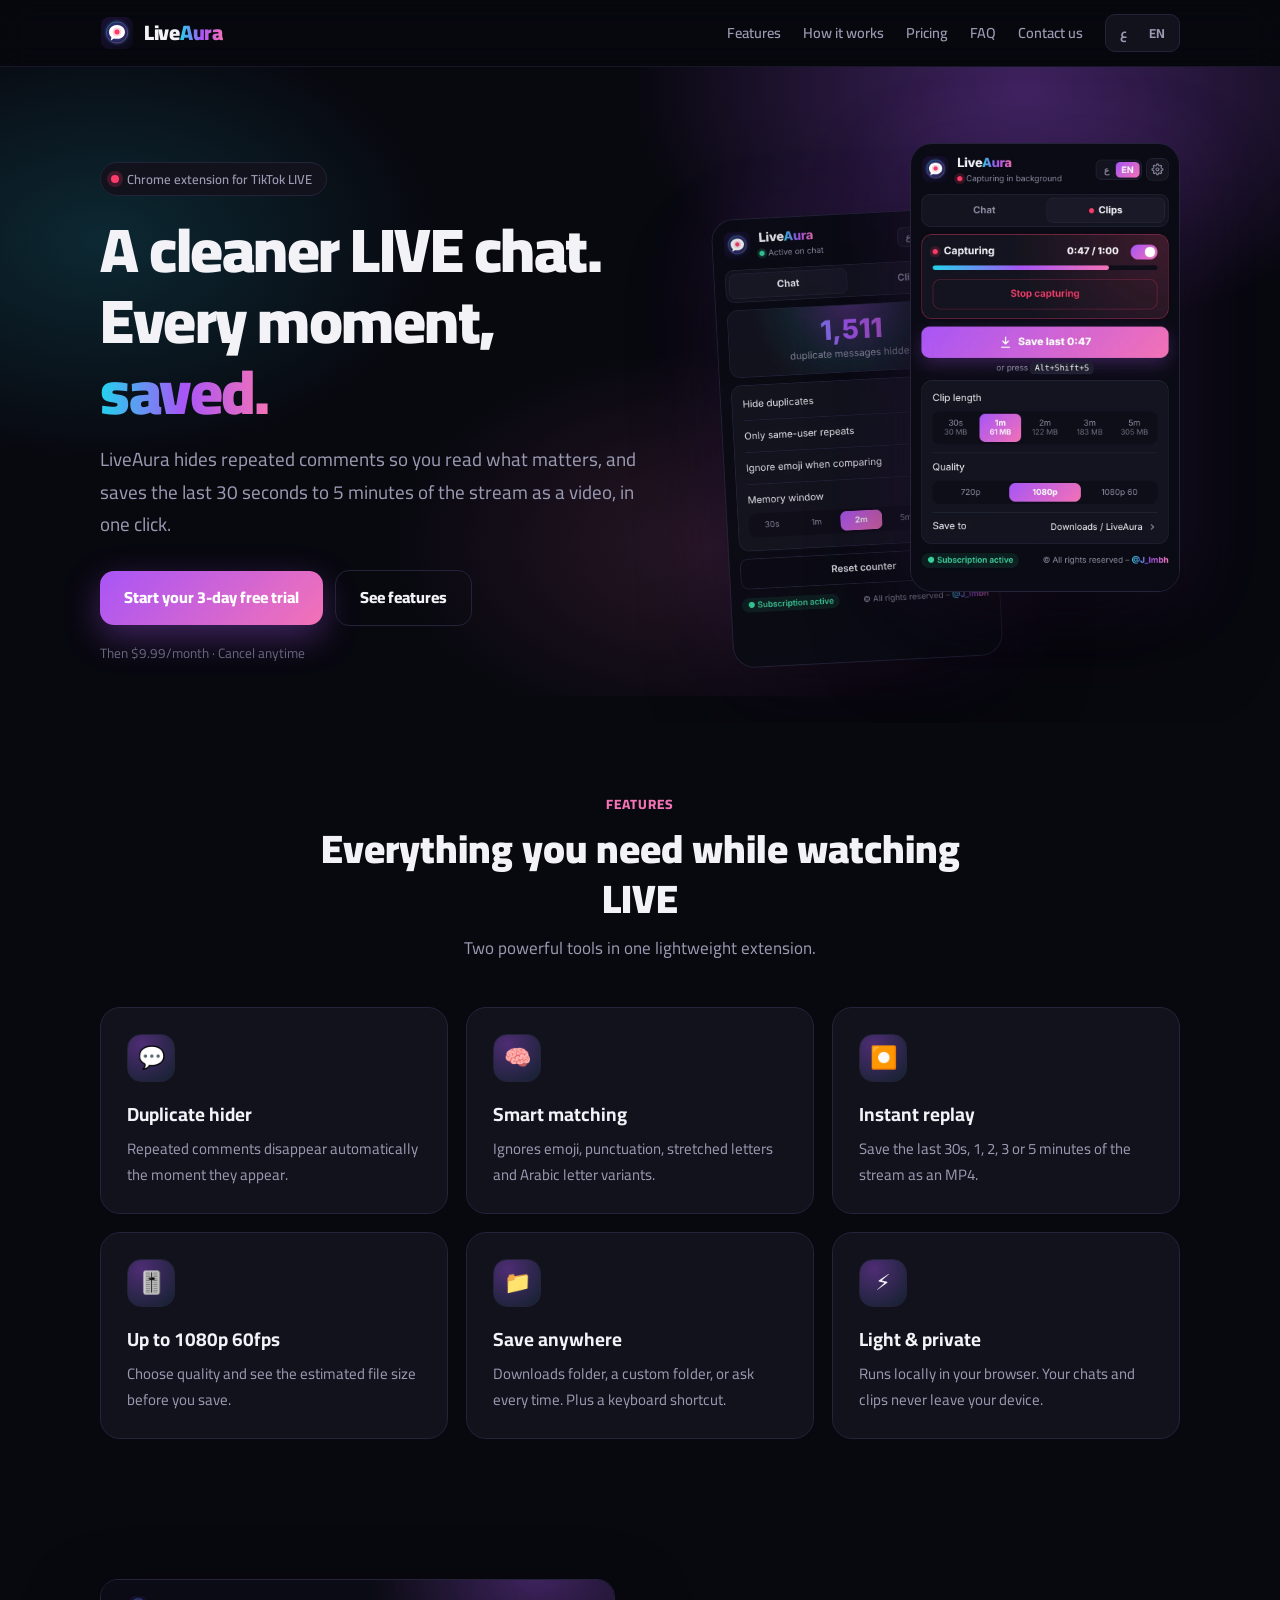
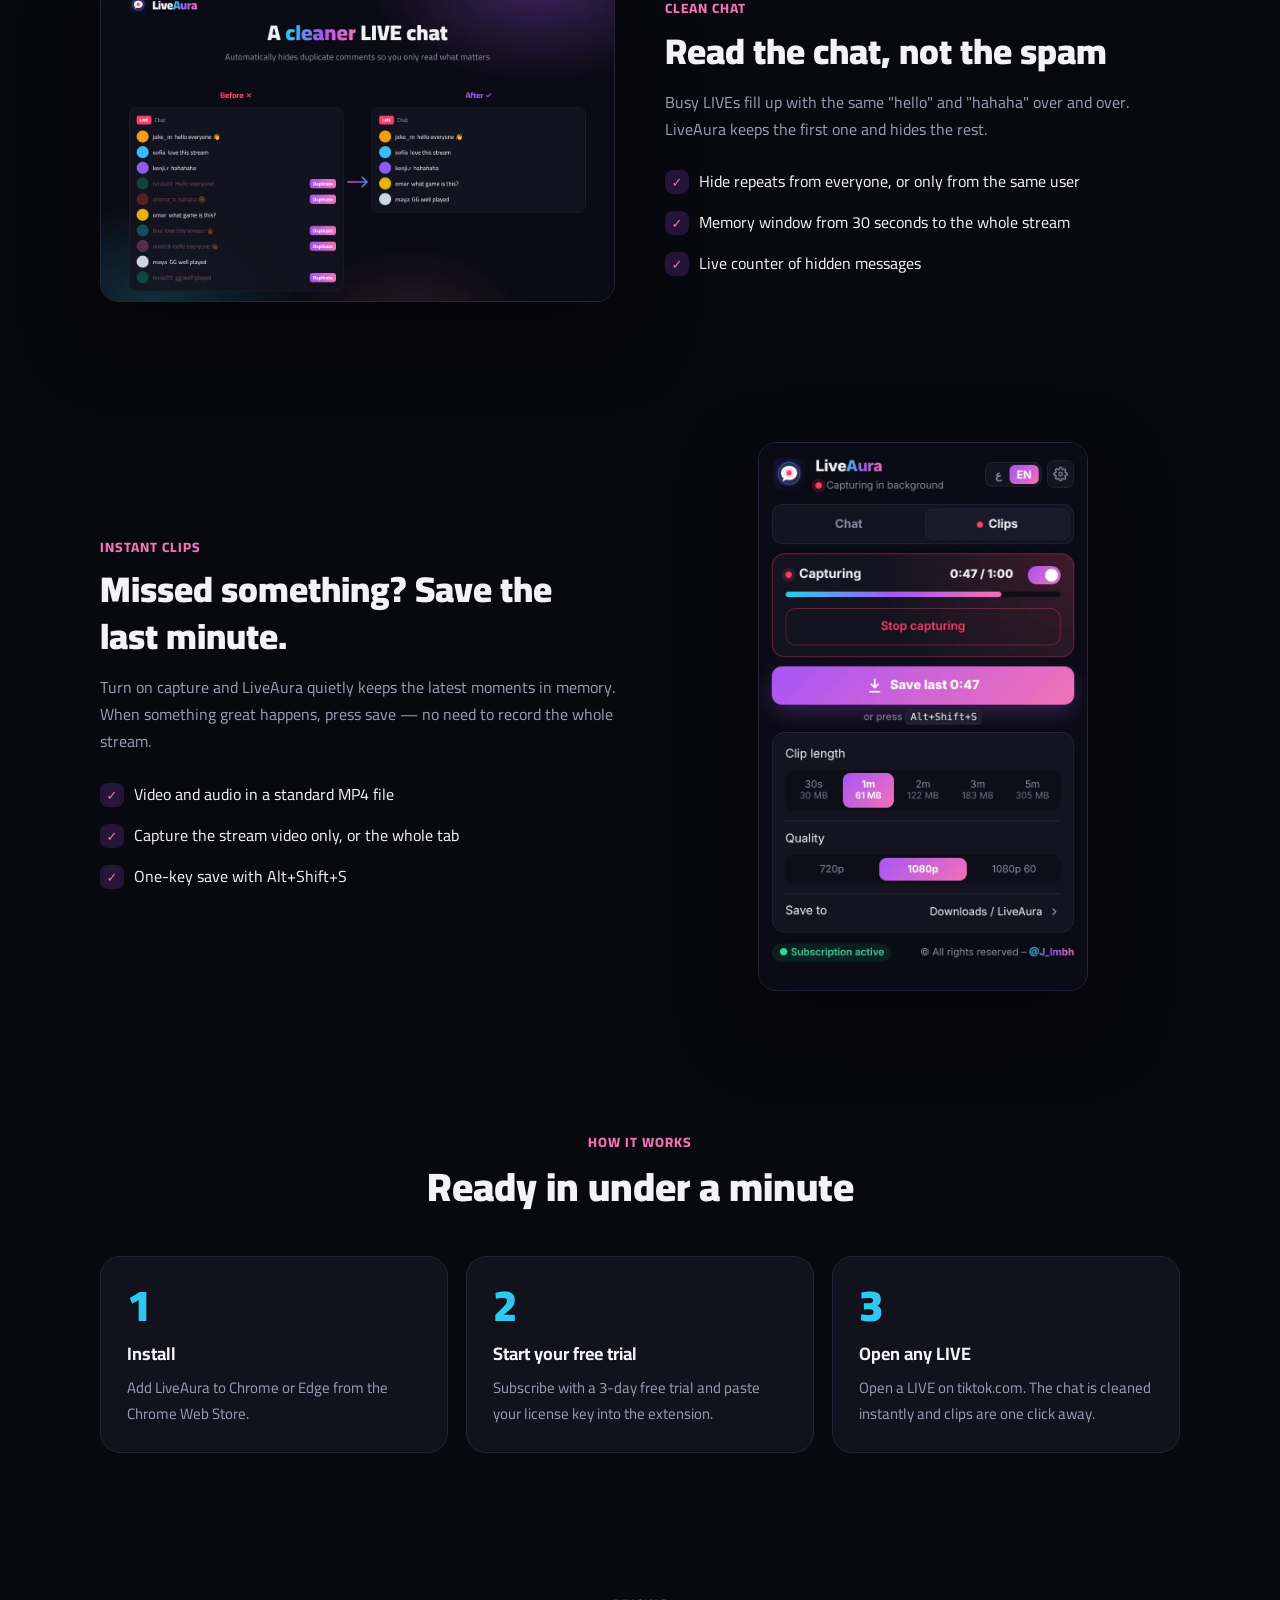
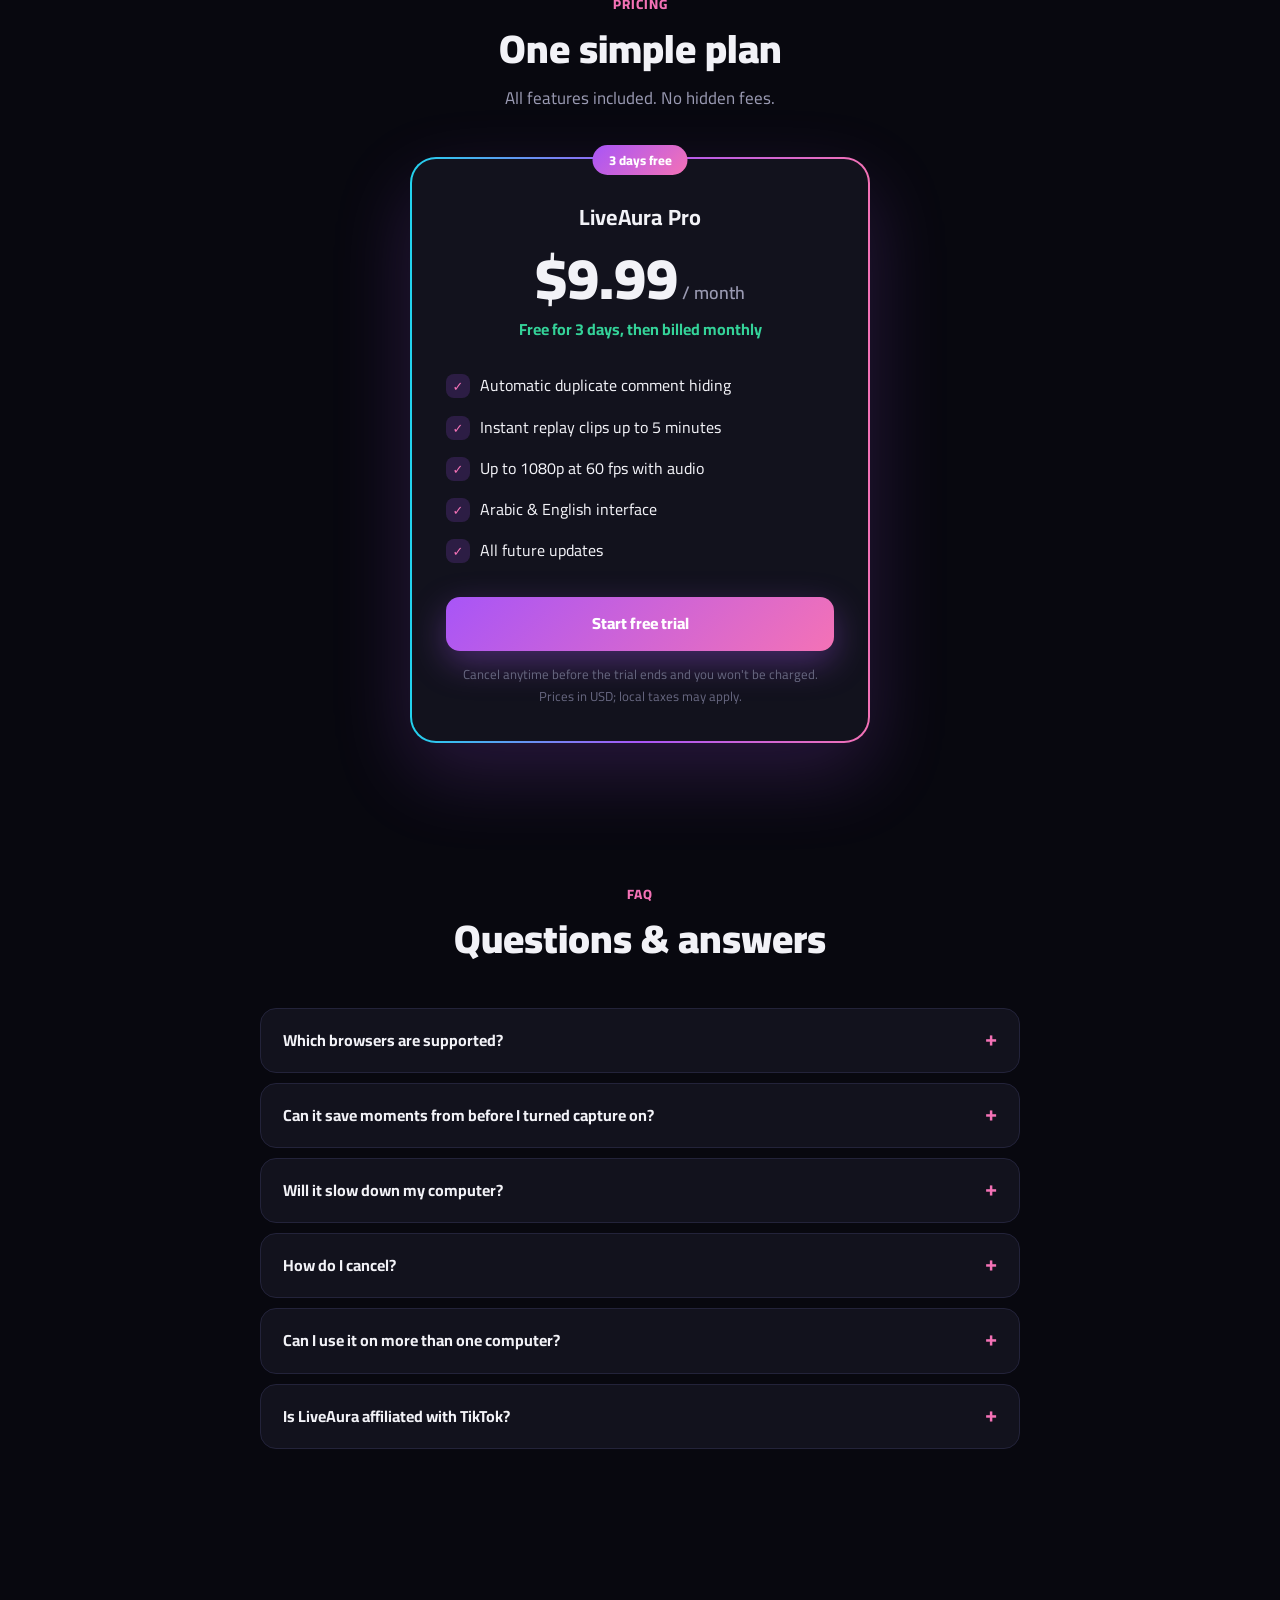
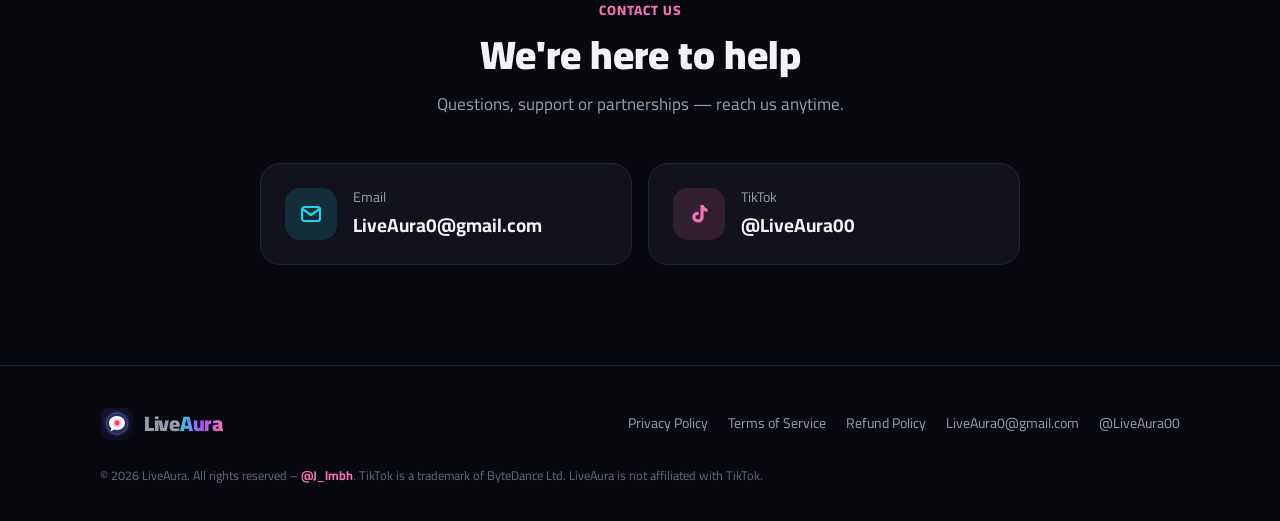
<file: index.html>
<!doctype html>
<html lang="en" dir="ltr">
<head>
<meta charset="utf-8">
<meta name="viewport" content="width=device-width, initial-scale=1">
<title>LiveAura – Clean Chat & Instant Clips for TikTok LIVE</title>
<meta name="title-en" content="LiveAura – Clean Chat & Instant Clips for TikTok LIVE">
<meta name="title-ar" content="LiveAura – دردشة أنظف ولقطات فورية لبث تيك توك">
<meta name="description" content="LiveAura is a Chrome extension that hides duplicate comments in TikTok LIVE chat and saves the last moments of a stream as a video clip in one click.">
<meta property="og:title" content="LiveAura – Clean Chat & Instant Clips for TikTok LIVE">
<meta property="og:description" content="Hide duplicate comments and save the last 30s–5min of any LIVE as a video. Free trial included.">
<meta property="og:image" content="chat-en.webp">
<link rel="icon" href="icon.svg" type="image/svg+xml">
<link rel="preconnect" href="https://fonts.googleapis.com">
<link rel="preconnect" href="https://fonts.gstatic.com" crossorigin>
<link href="https://fonts.googleapis.com/css2?family=Cairo:wght@400;600;700;800;900&display=swap" rel="stylesheet">
<link rel="stylesheet" href="style.css">
<script src="site.js"></script>
</head>
<body>

<header class="nav">
  <div class="wrap">
    <a class="logo" href="./"><img src="icon.svg" alt=""><b>Live<span class="grad">Aura</span></b></a>
    <nav>
      <a href="#features"><span data-l="en">Features</span><span data-l="ar">المميزات</span></a>
      <a href="#how"><span data-l="en">How it works</span><span data-l="ar">طريقة العمل</span></a>
      <a href="#pricing"><span data-l="en">Pricing</span><span data-l="ar">الأسعار</span></a>
      <a href="#faq"><span data-l="en">FAQ</span><span data-l="ar">الأسئلة</span></a>
      <a href="#contact"><span data-l="en">Contact us</span><span data-l="ar">تواصل معنا</span></a>
    </nav>
    <div class="langs"><button data-lang-btn="ar">ع</button><button data-lang-btn="en">EN</button></div>
  </div>
</header>

<!-- HERO -->
<div class="hero">
  <div class="wrap">
    <div>
      <span class="badge"><i></i><span data-l="en">Chrome extension for TikTok LIVE</span><span data-l="ar">إضافة كروم لبث تيك توك المباشر</span></span>
      <h1>
        <span data-l="en">A cleaner LIVE chat.<br>Every moment, <span class="grad">saved.</span></span>
        <span data-l="ar">دردشة أنظف.<br>وكل لحظة <span class="grad">محفوظة.</span></span>
      </h1>
      <p class="lead">
        <span data-l="en">LiveAura hides repeated comments so you read what matters, and saves the last 30 seconds to 5 minutes of the stream as a video, in one click.</span>
        <span data-l="ar">LiveAura يخفي التعليقات المكررة عشان تقرأ اللي يهمك، ويحفظ آخر 30 ثانية إلى 5 دقائق من البث كمقطع فيديو بضغطة وحدة.</span>
      </p>
      <div class="cta">
        <a class="btn primary" href="#pricing" data-cta>
          <span data-l="en">Start your <span data-trial></span>-day free trial</span>
          <span data-l="ar">ابدأ <span data-trial></span> أيام مجاناً</span>
        </a>
        <a class="btn ghost" href="#features"><span data-l="en">See features</span><span data-l="ar">شوف المميزات</span></a>
        <small>
          <span data-l="en">Then <span data-price></span>/month · Cancel anytime</span>
          <span data-l="ar">بعدها <span class="ltr" data-price></span> شهرياً · تقدر تلغي وقت ما تبي</span>
        </small>
      </div>
    </div>
    <div class="shots">
      <img class="b" data-l="en" src="pop-chat-en.webp" alt="LiveAura chat panel">
      <img class="a" data-l="en" src="pop-rec-en.webp" alt="LiveAura clip recording panel">
      <img class="b" data-l="ar" src="pop-chat-ar.webp" alt="لوحة الدردشة في LiveAura">
      <img class="a" data-l="ar" src="pop-rec-ar.webp" alt="لوحة التسجيل في LiveAura">
    </div>
  </div>
</div>

<!-- FEATURES -->
<section id="features">
  <div class="wrap">
    <div class="sec-head">
      <span class="kicker"><span data-l="en">Features</span><span data-l="ar">المميزات</span></span>
      <h2><span data-l="en">Everything you need while watching LIVE</span><span data-l="ar">كل اللي تحتاجه وأنت تتابع البث</span></h2>
      <p><span data-l="en">Two powerful tools in one lightweight extension.</span><span data-l="ar">أداتين قويتين في إضافة وحدة خفيفة.</span></p>
    </div>
    <div class="grid3">
      <div class="feat"><div class="ic">💬</div>
        <h3><span data-l="en">Duplicate hider</span><span data-l="ar">إخفاء المكرر</span></h3>
        <p><span data-l="en">Repeated comments disappear automatically the moment they appear.</span><span data-l="ar">التعليقات المكررة تختفي تلقائياً أول ما تظهر.</span></p></div>
      <div class="feat"><div class="ic">🧠</div>
        <h3><span data-l="en">Smart matching</span><span data-l="ar">مقارنة ذكية</span></h3>
        <p><span data-l="en">Ignores emoji, punctuation, stretched letters and Arabic letter variants.</span><span data-l="ar">تتجاهل الإيموجي والتشكيل والفرق بين أ/ا وى/ي وتكرار الحروف.</span></p></div>
      <div class="feat"><div class="ic">⏺️</div>
        <h3><span data-l="en">Instant replay</span><span data-l="ar">إعادة فورية</span></h3>
        <p><span data-l="en">Save the last 30s, 1, 2, 3 or 5 minutes of the stream as an MP4.</span><span data-l="ar">احفظ آخر 30 ثانية أو 1 أو 2 أو 3 أو 5 دقائق من البث كملف MP4.</span></p></div>
      <div class="feat"><div class="ic">🎚️</div>
        <h3><span data-l="en">Up to 1080p 60fps</span><span data-l="ar">حتى 1080p بـ 60 إطار</span></h3>
        <p><span data-l="en">Choose quality and see the estimated file size before you save.</span><span data-l="ar">اختر الجودة وشوف الحجم التقريبي للمقطع قبل الحفظ.</span></p></div>
      <div class="feat"><div class="ic">📁</div>
        <h3><span data-l="en">Save anywhere</span><span data-l="ar">احفظ وين ما تبي</span></h3>
        <p><span data-l="en">Downloads folder, a custom folder, or ask every time. Plus a keyboard shortcut.</span><span data-l="ar">التنزيلات، أو مجلد تختاره، أو يسألك كل مرة. ومعها اختصار كيبورد.</span></p></div>
      <div class="feat"><div class="ic">⚡</div>
        <h3><span data-l="en">Light & private</span><span data-l="ar">خفيفة وخاصة</span></h3>
        <p><span data-l="en">Runs locally in your browser. Your chats and clips never leave your device.</span><span data-l="ar">تشتغل داخل متصفحك. الدردشة والمقاطع ما تطلع من جهازك.</span></p></div>
    </div>
  </div>
</section>

<!-- CHAT -->
<section>
  <div class="wrap split">
    <div class="media">
      <img data-l="en" src="chat-en.webp" alt="Before and after: duplicate comments hidden">
      <img data-l="ar" src="chat-ar.webp" alt="قبل وبعد: إخفاء التعليقات المكررة">
    </div>
    <div>
      <span class="kicker"><span data-l="en">Clean chat</span><span data-l="ar">دردشة نظيفة</span></span>
      <h2><span data-l="en">Read the chat, not the spam</span><span data-l="ar">اقرأ الدردشة، مو التكرار</span></h2>
      <p><span data-l="en">Busy LIVEs fill up with the same "hello" and "hahaha" over and over. LiveAura keeps the first one and hides the rest.</span><span data-l="ar">البثوث الكبيرة تمتلي بنفس "السلام عليكم" و"هههههه" مرة بعد مرة. LiveAura يخلي أول وحدة ويخفي الباقي.</span></p>
      <ul class="ticks">
        <li><span data-l="en">Hide repeats from everyone, or only from the same user</span><span data-l="ar">إخفاء التكرار من الكل، أو من نفس الشخص بس</span></li>
        <li><span data-l="en">Memory window from 30 seconds to the whole stream</span><span data-l="ar">مدة تذكّر من 30 ثانية إلى طول البث</span></li>
        <li><span data-l="en">Live counter of hidden messages</span><span data-l="ar">عداد للرسائل المخفية</span></li>
      </ul>
    </div>
  </div>
</section>

<!-- CLIPS -->
<section>
  <div class="wrap split">
    <div>
      <span class="kicker"><span data-l="en">Instant clips</span><span data-l="ar">لقطات فورية</span></span>
      <h2><span data-l="en">Missed something? Save the last minute.</span><span data-l="ar">فاتتك لحظة؟ احفظ آخر دقيقة.</span></h2>
      <p><span data-l="en">Turn on capture and LiveAura quietly keeps the latest moments in memory. When something great happens, press save — no need to record the whole stream.</span><span data-l="ar">شغّل الالتقاط، وLiveAura يحتفظ بآخر اللحظات بصمت. ولما يصير شي يستاهل، اضغط حفظ، بدون ما تسجّل البث كامل.</span></p>
      <ul class="ticks">
        <li><span data-l="en">Video and audio in a standard MP4 file</span><span data-l="ar">صوت وصورة في ملف MP4</span></li>
        <li><span data-l="en">Capture the stream video only, or the whole tab</span><span data-l="ar">تسجيل فيديو البث بس، أو التبويب كامل</span></li>
        <li><span data-l="en">One-key save with <span class="ltr">Alt+Shift+S</span></span><span data-l="ar">حفظ سريع باختصار <span class="ltr">Alt+Shift+S</span></span></li>
      </ul>
    </div>
    <div class="media clipcard">
      <img data-l="en" src="pop-rec-en.webp" alt="Clip recording panel">
      <img data-l="ar" src="pop-rec-ar.webp" alt="لوحة التسجيل">
    </div>
  </div>
</section>

<!-- HOW -->
<section id="how">
  <div class="wrap">
    <div class="sec-head">
      <span class="kicker"><span data-l="en">How it works</span><span data-l="ar">طريقة العمل</span></span>
      <h2><span data-l="en">Ready in under a minute</span><span data-l="ar">جاهزة في أقل من دقيقة</span></h2>
    </div>
    <div class="steps">
      <div class="step"><h3><span data-l="en">Install</span><span data-l="ar">ثبّت الإضافة</span></h3>
        <p><span data-l="en">Add LiveAura to Chrome or Edge from the Chrome Web Store.</span><span data-l="ar">أضف LiveAura لكروم أو Edge من متجر إضافات كروم.</span></p></div>
      <div class="step"><h3><span data-l="en">Start your free trial</span><span data-l="ar">ابدأ تجربتك المجانية</span></h3>
        <p><span data-l="en">Subscribe with a <span data-trial></span>-day free trial and paste your license key into the extension.</span><span data-l="ar">اشترك مع تجربة مجانية <span data-trial></span> أيام، والصق كود التفعيل في الإضافة.</span></p></div>
      <div class="step"><h3><span data-l="en">Open any LIVE</span><span data-l="ar">افتح أي بث</span></h3>
        <p><span data-l="en">Open a LIVE on tiktok.com. The chat is cleaned instantly and clips are one click away.</span><span data-l="ar">افتح بث على tiktok.com. الدردشة تتنظف فوراً، واللقطات على بعد ضغطة.</span></p></div>
    </div>
  </div>
</section>

<!-- PRICING -->
<section id="pricing">
  <div class="wrap">
    <div class="sec-head">
      <span class="kicker"><span data-l="en">Pricing</span><span data-l="ar">الأسعار</span></span>
      <h2><span data-l="en">One simple plan</span><span data-l="ar">خطة وحدة وواضحة</span></h2>
      <p><span data-l="en">All features included. No hidden fees.</span><span data-l="ar">كل المميزات مشمولة، وبدون رسوم مخفية.</span></p>
    </div>
    <div class="price-card">
      <span class="tag"><span data-l="en"><span data-trial></span> days free</span><span data-l="ar"><span data-trial></span> أيام مجاناً</span></span>
      <h3>LiveAura Pro</h3>
      <div class="amount"><span data-price></span><small> / <span data-l="en">month</span><span data-l="ar">شهرياً</span></small></div>
      <div class="trial"><span data-l="en">Free for <span data-trial></span> days, then billed monthly</span><span data-l="ar">مجاناً <span data-trial></span> أيام، وبعدها اشتراك شهري</span></div>
      <ul class="ticks">
        <li><span data-l="en">Automatic duplicate comment hiding</span><span data-l="ar">إخفاء التعليقات المكررة تلقائياً</span></li>
        <li><span data-l="en">Instant replay clips up to 5 minutes</span><span data-l="ar">لقطات فورية حتى 5 دقائق</span></li>
        <li><span data-l="en">Up to 1080p at 60 fps with audio</span><span data-l="ar">جودة حتى 1080p بـ 60 إطار مع الصوت</span></li>
        <li><span data-l="en">Arabic & English interface</span><span data-l="ar">واجهة عربي وإنجليزي</span></li>
        <li><span data-l="en">All future updates</span><span data-l="ar">كل التحديثات القادمة</span></li>
      </ul>
      <a class="btn primary" href="#pricing" data-cta><span data-l="en">Start free trial</span><span data-l="ar">ابدأ التجربة المجانية</span></a>
      <div class="fine">
        <span data-l="en">Cancel anytime before the trial ends and you won't be charged. Prices in USD; local taxes may apply.</span>
        <span data-l="ar">ألغِ قبل نهاية التجربة وما راح ينسحب منك شي. الأسعار بالدولار، وممكن تنضاف ضريبة حسب بلدك.</span>
      </div>
    </div>
  </div>
</section>

<!-- FAQ -->
<section id="faq">
  <div class="wrap">
    <div class="sec-head">
      <span class="kicker"><span data-l="en">FAQ</span><span data-l="ar">الأسئلة الشائعة</span></span>
      <h2><span data-l="en">Questions & answers</span><span data-l="ar">أسئلة وأجوبة</span></h2>
    </div>
    <div class="faq">
      <details><summary><span data-l="en">Which browsers are supported?</span><span data-l="ar">وش المتصفحات المدعومة؟</span></summary>
        <p><span data-l="en">Google Chrome and Microsoft Edge on Windows and macOS. Mobile browsers are not supported.</span><span data-l="ar">قوقل كروم ومايكروسوفت Edge على ويندوز وماك. متصفحات الجوال غير مدعومة.</span></p></details>
      <details><summary><span data-l="en">Can it save moments from before I turned capture on?</span><span data-l="ar">هل تقدر تحفظ لحظات قبل ما أشغّل الالتقاط؟</span></summary>
        <p><span data-l="en">No. LiveAura keeps the most recent moments only after you start capturing in that tab.</span><span data-l="ar">لا. LiveAura يحتفظ بآخر اللحظات من وقت ما تشغّل الالتقاط في التبويب وطالع.</span></p></details>
      <details><summary><span data-l="en">Will it slow down my computer?</span><span data-l="ar">هل بتثقّل جهازي؟</span></summary>
        <p><span data-l="en">The chat cleaner is extremely light. Clip capture uses more CPU while it's running, so it's off until you turn it on. Lower quality uses fewer resources.</span><span data-l="ar">إخفاء المكرر خفيف جداً. الالتقاط يستهلك معالج أكثر وقت ما يكون شغّال، عشان كذا ما يشتغل إلا إذا شغّلته أنت. والجودة الأقل تستهلك أقل.</span></p></details>
      <details><summary><span data-l="en">How do I cancel?</span><span data-l="ar">كيف ألغي الاشتراك؟</span></summary>
        <p><span data-l="en">Use the link in your receipt email to manage or cancel your subscription anytime. You keep access until the end of the paid period.</span><span data-l="ar">من الرابط اللي يوصلك في إيميل الفاتورة تقدر تدير اشتراكك أو تلغيه وقت ما تبي، ويبقى شغّال لين نهاية الفترة المدفوعة.</span></p></details>
      <details><summary><span data-l="en">Can I use it on more than one computer?</span><span data-l="ar">أقدر أستخدمه على أكثر من جهاز؟</span></summary>
        <p><span data-l="en">Your license is active on one device at a time. You can deactivate it from the settings page and activate it on another computer.</span><span data-l="ar">الكود يشتغل على جهاز واحد بنفس الوقت، وتقدر تلغي تفعيله من صفحة الإعدادات وتفعّله على جهاز ثاني.</span></p></details>
      <details><summary><span data-l="en">Is LiveAura affiliated with TikTok?</span><span data-l="ar">هل LiveAura تابع لتيك توك؟</span></summary>
        <p><span data-l="en">No. LiveAura is an independent tool and is not affiliated with, endorsed by, or sponsored by TikTok or ByteDance.</span><span data-l="ar">لا. LiveAura أداة مستقلة وغير تابعة لتيك توك أو ByteDance ولا معتمدة منهم.</span></p></details>
    </div>
  </div>
</section>

<!-- CONTACT -->
<section id="contact">
  <div class="wrap">
    <div class="sec-head">
      <span class="kicker"><span data-l="en">Contact us</span><span data-l="ar">تواصل معنا</span></span>
      <h2><span data-l="en">We're here to help</span><span data-l="ar">حاضرين نساعدك</span></h2>
      <p><span data-l="en">Questions, support or partnerships — reach us anytime.</span><span data-l="ar">أسئلة، دعم، أو تعاون؟ تواصل معنا وقت ما تبي.</span></p>
    </div>
    <div class="contact-grid">
      <a class="contact-card mail" data-mail-link href="#">
        <i><svg viewBox="0 0 24 24" fill="none" stroke="currentColor" stroke-width="2.2" stroke-linecap="round" stroke-linejoin="round"><rect x="3" y="5" width="18" height="14" rx="2.5"/><path d="M3.5 7l8.5 6 8.5-6"/></svg></i>
        <span><small><span data-l="en">Email</span><span data-l="ar">الإيميل</span></small><b class="ltr" data-email></b></span>
      </a>
      <a class="contact-card tt" data-tiktok-link href="#">
        <i><svg viewBox="0 0 24 24" fill="currentColor"><path d="M16.6 3c.4 2 1.7 3.5 3.9 3.8v3.1c-1.5 0-2.8-.4-3.9-1.1v6.1c0 3.3-2.6 5.6-5.7 5.6-3.2 0-5.6-2.4-5.6-5.4 0-3.3 2.8-5.7 6.3-5.3v3.2c-1.6-.4-3.1.6-3.1 2.1 0 1.3 1 2.3 2.4 2.3 1.4 0 2.5-1 2.5-2.6V3h3.2z"/></svg></i>
        <span><small><span data-l="en">TikTok</span><span data-l="ar">تيك توك</span></small><b class="ltr" data-tiktok></b></span>
      </a>
    </div>
  </div>
</section>

<footer>
  <div class="wrap">
    <a class="logo" href="./"><img src="icon.svg" alt=""><b>Live<span class="grad">Aura</span></b></a>
    <nav>
      <a href="privacy.html"><span data-l="en">Privacy Policy</span><span data-l="ar">سياسة الخصوصية</span></a>
      <a href="terms.html"><span data-l="en">Terms of Service</span><span data-l="ar">شروط الاستخدام</span></a>
      <a href="refund.html"><span data-l="en">Refund Policy</span><span data-l="ar">سياسة الاسترجاع</span></a>
      <a class="ltr" data-email href="#"></a>
      <a class="ltr" data-tiktok href="#"></a>
    </nav>
    <p class="disclaimer">
      <span data-l="en">© <span data-year></span> LiveAura. All rights reserved – <a class="ltr owner" data-handle href="#"></a>. TikTok is a trademark of ByteDance Ltd. LiveAura is not affiliated with TikTok.</span>
      <span data-l="ar">© <span data-year></span> LiveAura. جميع الحقوق محفوظة لـ <a class="ltr owner" data-handle href="#"></a>. تيك توك علامة تجارية لشركة ByteDance، وLiveAura غير تابعة لها.</span>
    </p>
  </div>
</footer>
</body>
</html>
</file>
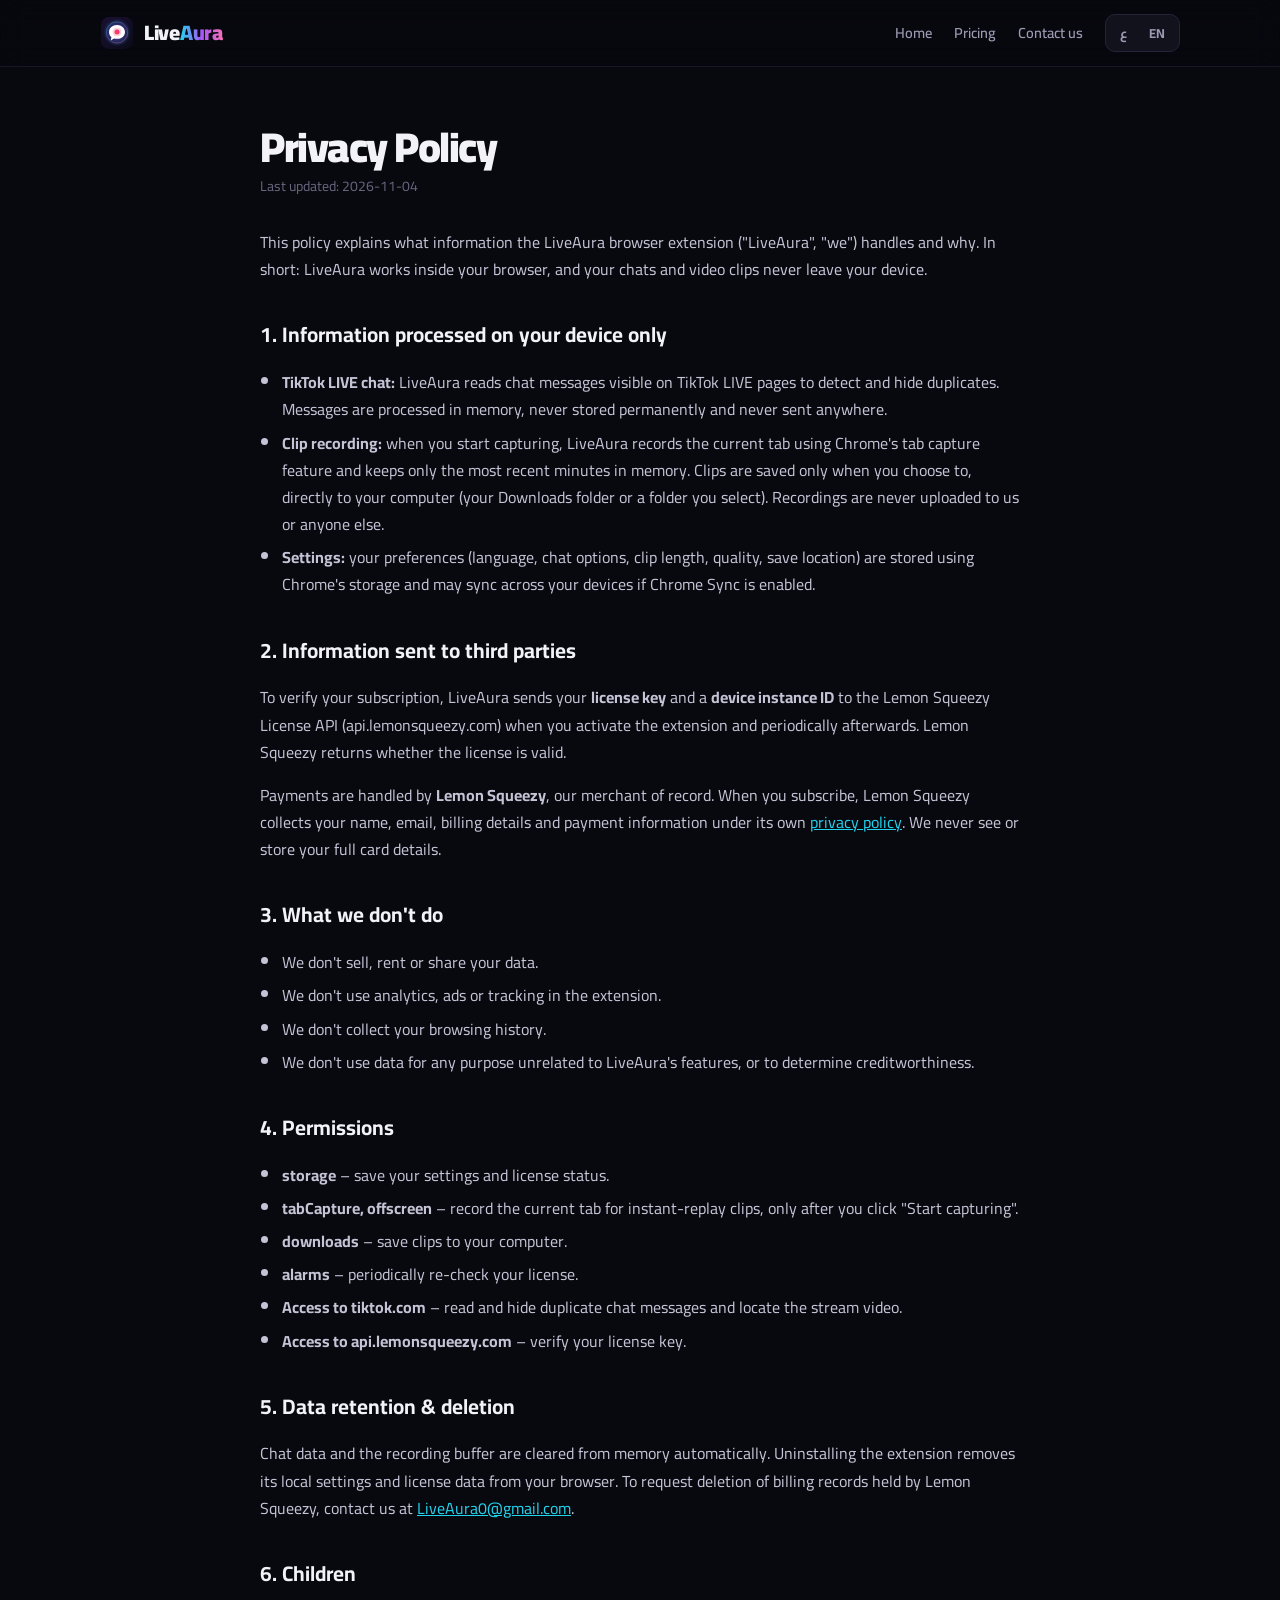
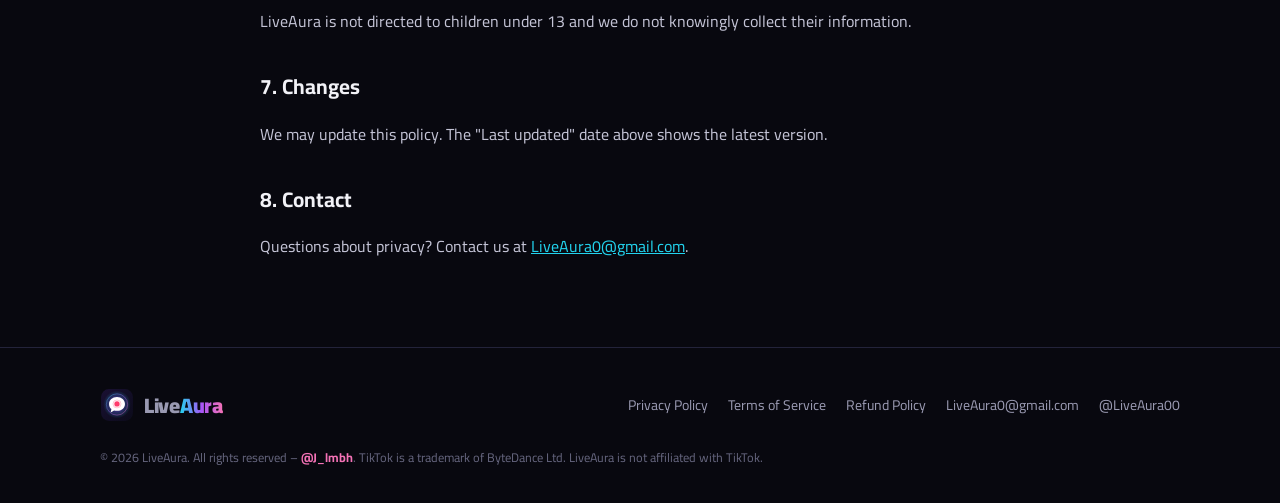
<file: privacy.html>
<!doctype html>
<html lang="en" dir="ltr">
<head>
<meta charset="utf-8">
<meta name="viewport" content="width=device-width, initial-scale=1">
<title>Privacy Policy – LiveAura</title>
<meta name="title-en" content="Privacy Policy – LiveAura">
<meta name="title-ar" content="سياسة الخصوصية – LiveAura">
<link rel="icon" href="icon.svg" type="image/svg+xml">
<link rel="preconnect" href="https://fonts.googleapis.com">
<link rel="preconnect" href="https://fonts.gstatic.com" crossorigin>
<link href="https://fonts.googleapis.com/css2?family=Cairo:wght@400;600;700;800;900&display=swap" rel="stylesheet">
<link rel="stylesheet" href="style.css">
<script src="site.js"></script>
</head>
<body>
<header class="nav">
  <div class="wrap">
    <a class="logo" href="./"><img src="icon.svg" alt=""><b>Live<span class="grad">Aura</span></b></a>
    <nav>
      <a href="./"><span data-l="en">Home</span><span data-l="ar">الرئيسية</span></a>
      <a href="./#pricing"><span data-l="en">Pricing</span><span data-l="ar">الأسعار</span></a>
      <a href="./#contact"><span data-l="en">Contact us</span><span data-l="ar">تواصل معنا</span></a>
    </nav>
    <div class="langs"><button data-lang-btn="ar">ع</button><button data-lang-btn="en">EN</button></div>
  </div>
</header>
<main class="legal">
<article data-l="en">
<h1>Privacy Policy</h1>
<div class="meta">Last updated: <span data-updated></span></div>
<p>This policy explains what information the LiveAura browser extension ("LiveAura", "we") handles and why. In short: LiveAura works inside your browser, and your chats and video clips never leave your device.</p>

<h2>1. Information processed on your device only</h2>
<ul>
<li><b>TikTok LIVE chat:</b> LiveAura reads chat messages visible on TikTok LIVE pages to detect and hide duplicates. Messages are processed in memory, never stored permanently and never sent anywhere.</li>
<li><b>Clip recording:</b> when you start capturing, LiveAura records the current tab using Chrome's tab capture feature and keeps only the most recent minutes in memory. Clips are saved only when you choose to, directly to your computer (your Downloads folder or a folder you select). Recordings are never uploaded to us or anyone else.</li>
<li><b>Settings:</b> your preferences (language, chat options, clip length, quality, save location) are stored using Chrome's storage and may sync across your devices if Chrome Sync is enabled.</li>
</ul>

<h2>2. Information sent to third parties</h2>
<p>To verify your subscription, LiveAura sends your <b>license key</b> and a <b>device instance ID</b> to the Lemon Squeezy License API (api.lemonsqueezy.com) when you activate the extension and periodically afterwards. Lemon Squeezy returns whether the license is valid.</p>
<p>Payments are handled by <b>Lemon Squeezy</b>, our merchant of record. When you subscribe, Lemon Squeezy collects your name, email, billing details and payment information under its own <a href="https://www.lemonsqueezy.com/privacy" target="_blank" rel="noopener">privacy policy</a>. We never see or store your full card details.</p>

<h2>3. What we don't do</h2>
<ul>
<li>We don't sell, rent or share your data.</li>
<li>We don't use analytics, ads or tracking in the extension.</li>
<li>We don't collect your browsing history.</li>
<li>We don't use data for any purpose unrelated to LiveAura's features, or to determine creditworthiness.</li>
</ul>

<h2>4. Permissions</h2>
<ul>
<li><b>storage</b> – save your settings and license status.</li>
<li><b>tabCapture, offscreen</b> – record the current tab for instant-replay clips, only after you click "Start capturing".</li>
<li><b>downloads</b> – save clips to your computer.</li>
<li><b>alarms</b> – periodically re-check your license.</li>
<li><b>Access to tiktok.com</b> – read and hide duplicate chat messages and locate the stream video.</li>
<li><b>Access to api.lemonsqueezy.com</b> – verify your license key.</li>
</ul>

<h2>5. Data retention & deletion</h2>
<p>Chat data and the recording buffer are cleared from memory automatically. Uninstalling the extension removes its local settings and license data from your browser. To request deletion of billing records held by Lemon Squeezy, contact us at <a class="ltr" data-email href="#"></a>.</p>

<h2>6. Children</h2>
<p>LiveAura is not directed to children under 13 and we do not knowingly collect their information.</p>

<h2>7. Changes</h2>
<p>We may update this policy. The "Last updated" date above shows the latest version.</p>

<h2>8. Contact</h2>
<p>Questions about privacy? Contact us at <a class="ltr" data-email href="#"></a>.</p>
</article>

<article data-l="ar">
<h1>سياسة الخصوصية</h1>
<div class="meta">آخر تحديث: <span class="ltr" data-updated></span></div>
<p>هذي السياسة توضح وش المعلومات اللي تتعامل معها إضافة LiveAura وليش. باختصار: LiveAura تشتغل داخل متصفحك، والدردشة والمقاطع ما تطلع من جهازك أبداً.</p>

<h2>1. معلومات تتم معالجتها على جهازك فقط</h2>
<ul>
<li><b>دردشة بث تيك توك:</b> الإضافة تقرأ الرسائل الظاهرة في صفحة البث عشان تكتشف المكرر وتخفيه. الرسائل تنعالج في الذاكرة بس، وما تنحفظ ولا تنرسل لأي مكان.</li>
<li><b>تسجيل المقاطع:</b> لما تشغّل الالتقاط، الإضافة تسجّل التبويب الحالي باستخدام خاصية التقاط التبويب في كروم، وتحتفظ بآخر الدقائق بس في الذاكرة. المقطع ما ينحفظ إلا إذا ضغطت حفظ، وينحفظ مباشرة في جهازك (التنزيلات أو المجلد اللي تختاره). التسجيلات ما تنرفع لنا ولا لأي أحد.</li>
<li><b>الإعدادات:</b> تفضيلاتك (اللغة، إعدادات الدردشة، مدة المقطع، الجودة، مكان الحفظ) تنحفظ في تخزين كروم، وممكن تتزامن بين أجهزتك إذا كانت مزامنة كروم مفعّلة.</li>
</ul>

<h2>2. معلومات تنرسل لجهات أخرى</h2>
<p>عشان نتحقق من اشتراكك، الإضافة ترسل <b>كود التفعيل</b> و<b>معرّف الجهاز</b> لخدمة Lemon Squeezy (api.lemonsqueezy.com) وقت التفعيل وبشكل دوري بعدها، وهي ترد إذا كان الاشتراك فعّال أو لا.</p>
<p>الدفع يتم عن طريق <b>Lemon Squeezy</b> بصفتها البائع الرسمي. لما تشترك، Lemon Squeezy تجمع اسمك وإيميلك وبيانات الفاتورة والدفع حسب <a href="https://www.lemonsqueezy.com/privacy" target="_blank" rel="noopener">سياسة الخصوصية الخاصة فيها</a>. إحنا ما نشوف ولا نحفظ بيانات بطاقتك.</p>

<h2>3. وش ما نسويه</h2>
<ul>
<li>ما نبيع ولا نأجّر ولا نشارك بياناتك.</li>
<li>ما نستخدم أدوات تحليل أو إعلانات أو تتبع داخل الإضافة.</li>
<li>ما نجمع سجل تصفحك.</li>
<li>ما نستخدم البيانات لأي غرض ما له علاقة بمميزات LiveAura، ولا لتقييم الجدارة الائتمانية.</li>
</ul>

<h2>4. الصلاحيات</h2>
<ul>
<li><b>storage</b>: حفظ الإعدادات وحالة الاشتراك.</li>
<li><b>tabCapture و offscreen</b>: تسجيل التبويب الحالي للإعادة الفورية، وما يبدأ إلا بعد ما تضغط "ابدأ الالتقاط".</li>
<li><b>downloads</b>: حفظ المقاطع في جهازك.</li>
<li><b>alarms</b>: التحقق الدوري من الاشتراك.</li>
<li><b>الوصول لـ tiktok.com</b>: قراءة وإخفاء الرسائل المكررة وتحديد مكان فيديو البث.</li>
<li><b>الوصول لـ api.lemonsqueezy.com</b>: التحقق من كود التفعيل.</li>
</ul>

<h2>5. مدة الاحتفاظ والحذف</h2>
<p>بيانات الدردشة والتسجيل المؤقت تنمسح من الذاكرة تلقائياً. حذف الإضافة يمسح إعداداتها وبيانات الاشتراك من متصفحك. ولطلب حذف بيانات الفواتير عند Lemon Squeezy، تواصل معنا على <a class="ltr" data-email href="#"></a>.</p>

<h2>6. الأطفال</h2>
<p>LiveAura غير موجّهة للأطفال تحت 13 سنة، وما نجمع معلوماتهم عن قصد.</p>

<h2>7. التغييرات</h2>
<p>ممكن نحدّث هذي السياسة، وتاريخ "آخر تحديث" فوق يوضح أحدث نسخة.</p>

<h2>8. التواصل</h2>
<p>عندك سؤال عن الخصوصية؟ تواصل معنا على <a class="ltr" data-email href="#"></a>.</p>
</article>
</main>
<footer>
  <div class="wrap">
    <a class="logo" href="./"><img src="icon.svg" alt=""><b>Live<span class="grad">Aura</span></b></a>
    <nav>
      <a href="privacy.html"><span data-l="en">Privacy Policy</span><span data-l="ar">سياسة الخصوصية</span></a>
      <a href="terms.html"><span data-l="en">Terms of Service</span><span data-l="ar">شروط الاستخدام</span></a>
      <a href="refund.html"><span data-l="en">Refund Policy</span><span data-l="ar">سياسة الاسترجاع</span></a>
      <a class="ltr" data-email href="#"></a>
      <a class="ltr" data-tiktok href="#"></a>
    </nav>
    <p class="disclaimer">
      <span data-l="en">© <span data-year></span> LiveAura. All rights reserved – <a class="ltr owner" data-handle href="#"></a>. TikTok is a trademark of ByteDance Ltd. LiveAura is not affiliated with TikTok.</span>
      <span data-l="ar">© <span data-year></span> LiveAura. جميع الحقوق محفوظة لـ <a class="ltr owner" data-handle href="#"></a>. تيك توك علامة تجارية لشركة ByteDance، وLiveAura غير تابعة لها.</span>
    </p>
  </div>
</footer>
</body>
</html>
</file>
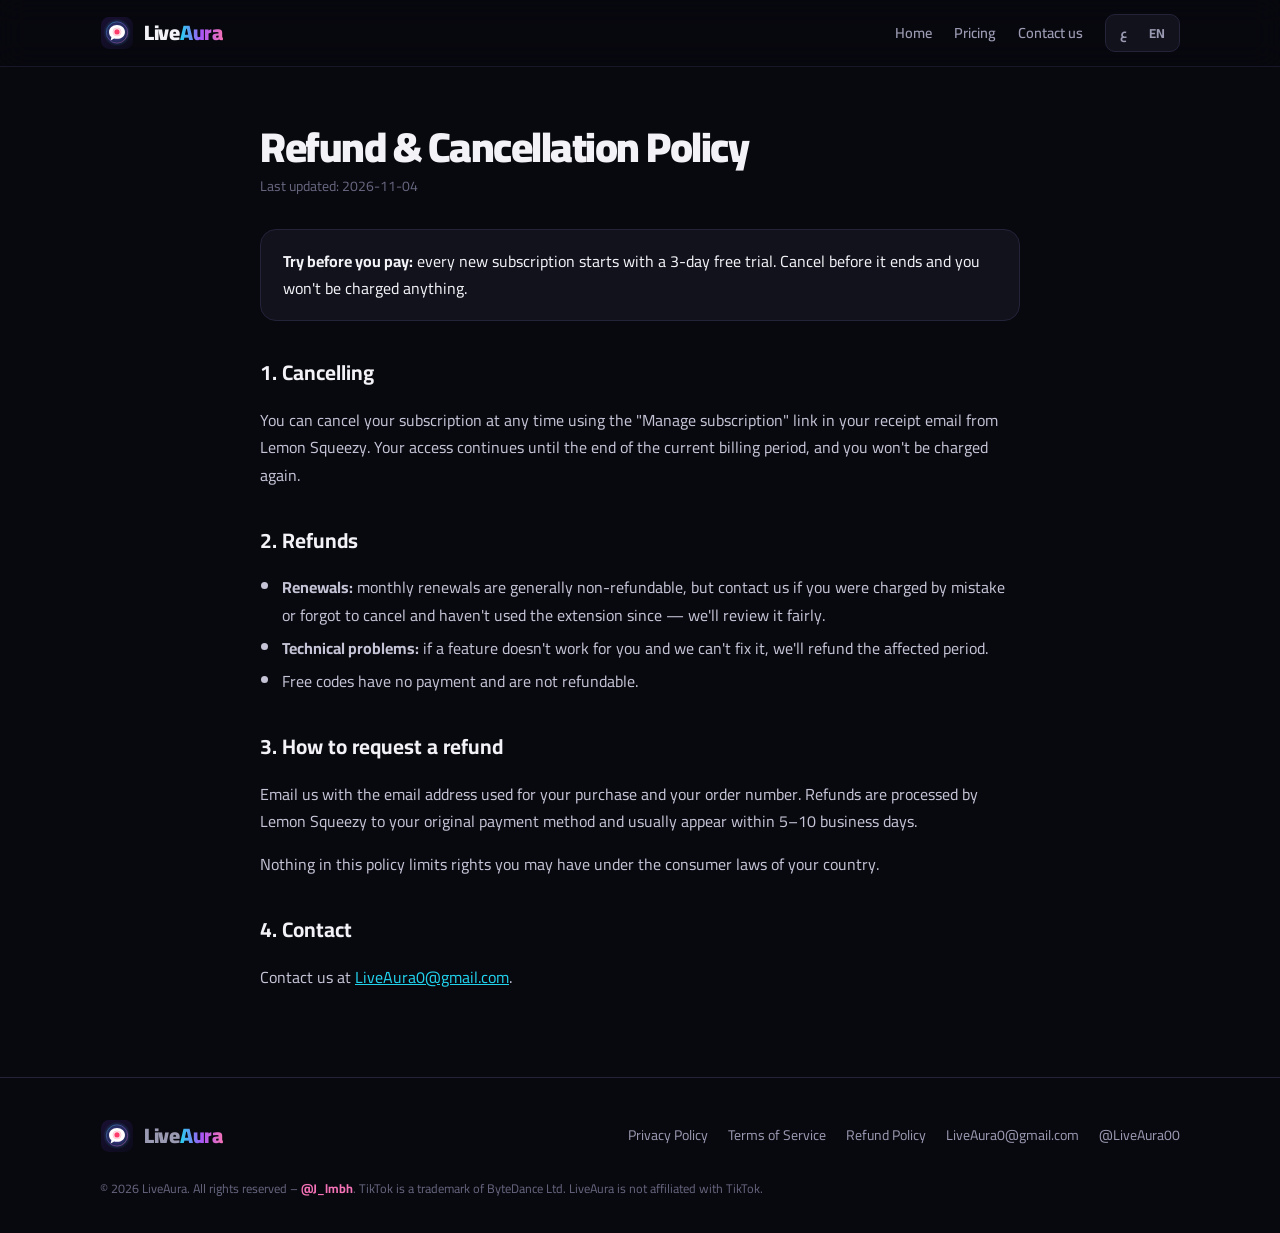
<file: refund.html>
<!doctype html>
<html lang="en" dir="ltr">
<head>
<meta charset="utf-8">
<meta name="viewport" content="width=device-width, initial-scale=1">
<title>Refund Policy – LiveAura</title>
<meta name="title-en" content="Refund Policy – LiveAura">
<meta name="title-ar" content="سياسة الاسترجاع – LiveAura">
<link rel="icon" href="icon.svg" type="image/svg+xml">
<link rel="preconnect" href="https://fonts.googleapis.com">
<link rel="preconnect" href="https://fonts.gstatic.com" crossorigin>
<link href="https://fonts.googleapis.com/css2?family=Cairo:wght@400;600;700;800;900&display=swap" rel="stylesheet">
<link rel="stylesheet" href="style.css">
<script src="site.js"></script>
</head>
<body>
<header class="nav">
  <div class="wrap">
    <a class="logo" href="./"><img src="icon.svg" alt=""><b>Live<span class="grad">Aura</span></b></a>
    <nav>
      <a href="./"><span data-l="en">Home</span><span data-l="ar">الرئيسية</span></a>
      <a href="./#pricing"><span data-l="en">Pricing</span><span data-l="ar">الأسعار</span></a>
      <a href="./#contact"><span data-l="en">Contact us</span><span data-l="ar">تواصل معنا</span></a>
    </nav>
    <div class="langs"><button data-lang-btn="ar">ع</button><button data-lang-btn="en">EN</button></div>
  </div>
</header>
<main class="legal">
<article data-l="en">
<h1>Refund & Cancellation Policy</h1>
<div class="meta">Last updated: <span data-updated></span></div>

<div class="box"><b>Try before you pay:</b> every new subscription starts with a <span data-trial></span>-day free trial. Cancel before it ends and you won't be charged anything.</div>

<h2>1. Cancelling</h2>
<p>You can cancel your subscription at any time using the "Manage subscription" link in your receipt email from Lemon Squeezy. Your access continues until the end of the current billing period, and you won't be charged again.</p>

<h2>2. Refunds</h2>
<ul>
<li><b>Renewals:</b> monthly renewals are generally non-refundable, but contact us if you were charged by mistake or forgot to cancel and haven't used the extension since — we'll review it fairly.</li>
<li><b>Technical problems:</b> if a feature doesn't work for you and we can't fix it, we'll refund the affected period.</li>
<li>Free codes have no payment and are not refundable.</li>
</ul>

<h2>3. How to request a refund</h2>
<p>Email us with the email address used for your purchase and your order number. Refunds are processed by Lemon Squeezy to your original payment method and usually appear within 5–10 business days.</p>
<p>Nothing in this policy limits rights you may have under the consumer laws of your country.</p>

<h2>4. Contact</h2>
<p>Contact us at <a class="ltr" data-email href="#"></a>.</p>
</article>

<article data-l="ar">
<h1>سياسة الاسترجاع والإلغاء</h1>
<div class="meta">آخر تحديث: <span class="ltr" data-updated></span></div>

<div class="box"><b>جرّب قبل ما تدفع:</b> كل اشتراك جديد يبدأ بتجربة مجانية <span data-trial></span> أيام، ولو ألغيت قبل ما تخلص ما ينسحب منك أي مبلغ.</div>

<h2>1. الإلغاء</h2>
<p>تقدر تلغي اشتراكك وقت ما تبي من رابط "إدارة الاشتراك" اللي في إيميل الفاتورة من Lemon Squeezy. ويبقى اشتراكك شغّال لين نهاية الفترة الحالية، وما ينسحب منك شي بعدها.</p>

<h2>2. الاسترجاع</h2>
<ul>
<li><b>التجديد الشهري:</b> غالباً ما يُسترجع، لكن لو انسحب منك المبلغ بالغلط أو نسيت تلغي وما استخدمت الإضافة بعدها، تواصل معنا ونراجع طلبك بإنصاف.</li>
<li><b>المشاكل التقنية:</b> لو فيه ميزة ما اشتغلت عندك وما قدرنا نحلها، نرجّع لك مبلغ الفترة المتأثرة.</li>
<li>الأكواد المجانية ما فيها دفع، فما ينطبق عليها الاسترجاع.</li>
</ul>

<h2>3. طريقة طلب الاسترجاع</h2>
<p>راسلنا بالإيميل اللي اشتركت فيه ورقم الطلب. الاسترجاع يتم عن طريق Lemon Squeezy لنفس طريقة الدفع، وغالباً يوصلك خلال 5 إلى 10 أيام عمل.</p>
<p>هذي السياسة ما تلغي أي حقوق لك حسب أنظمة حماية المستهلك في بلدك.</p>

<h2>4. التواصل</h2>
<p>تواصل معنا على <a class="ltr" data-email href="#"></a>.</p>
</article>
</main>
<footer>
  <div class="wrap">
    <a class="logo" href="./"><img src="icon.svg" alt=""><b>Live<span class="grad">Aura</span></b></a>
    <nav>
      <a href="privacy.html"><span data-l="en">Privacy Policy</span><span data-l="ar">سياسة الخصوصية</span></a>
      <a href="terms.html"><span data-l="en">Terms of Service</span><span data-l="ar">شروط الاستخدام</span></a>
      <a href="refund.html"><span data-l="en">Refund Policy</span><span data-l="ar">سياسة الاسترجاع</span></a>
      <a class="ltr" data-email href="#"></a>
      <a class="ltr" data-tiktok href="#"></a>
    </nav>
    <p class="disclaimer">
      <span data-l="en">© <span data-year></span> LiveAura. All rights reserved – <a class="ltr owner" data-handle href="#"></a>. TikTok is a trademark of ByteDance Ltd. LiveAura is not affiliated with TikTok.</span>
      <span data-l="ar">© <span data-year></span> LiveAura. جميع الحقوق محفوظة لـ <a class="ltr owner" data-handle href="#"></a>. تيك توك علامة تجارية لشركة ByteDance، وLiveAura غير تابعة لها.</span>
    </p>
  </div>
</footer>
</body>
</html>
</file>
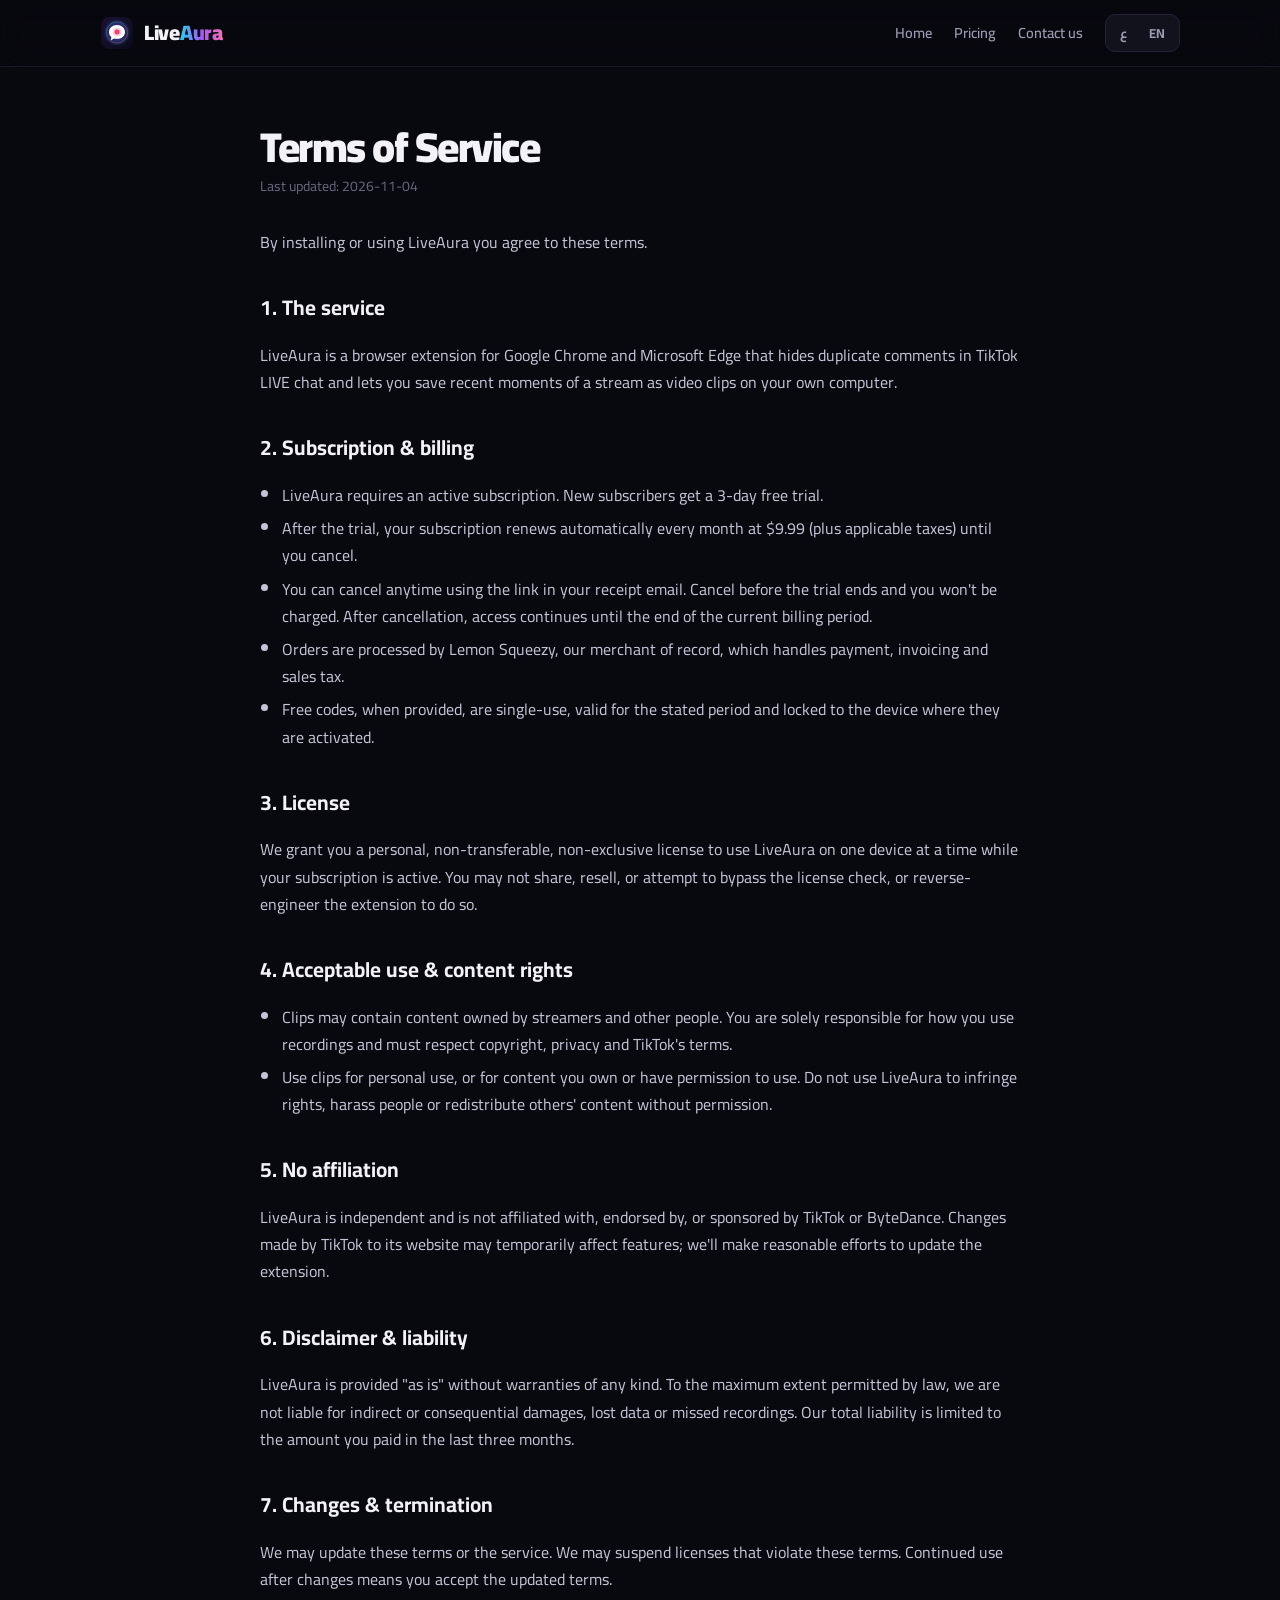
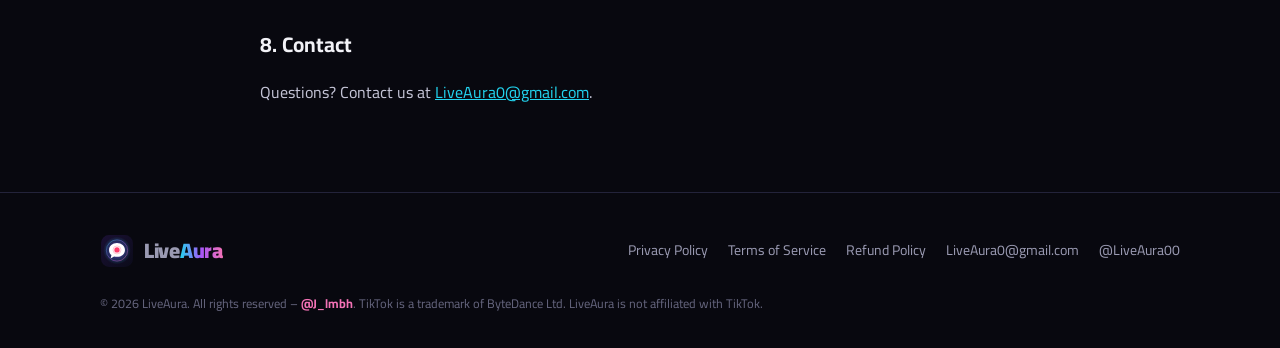
<file: terms.html>
<!doctype html>
<html lang="en" dir="ltr">
<head>
<meta charset="utf-8">
<meta name="viewport" content="width=device-width, initial-scale=1">
<title>Terms of Service – LiveAura</title>
<meta name="title-en" content="Terms of Service – LiveAura">
<meta name="title-ar" content="شروط الاستخدام – LiveAura">
<link rel="icon" href="icon.svg" type="image/svg+xml">
<link rel="preconnect" href="https://fonts.googleapis.com">
<link rel="preconnect" href="https://fonts.gstatic.com" crossorigin>
<link href="https://fonts.googleapis.com/css2?family=Cairo:wght@400;600;700;800;900&display=swap" rel="stylesheet">
<link rel="stylesheet" href="style.css">
<script src="site.js"></script>
</head>
<body>
<header class="nav">
  <div class="wrap">
    <a class="logo" href="./"><img src="icon.svg" alt=""><b>Live<span class="grad">Aura</span></b></a>
    <nav>
      <a href="./"><span data-l="en">Home</span><span data-l="ar">الرئيسية</span></a>
      <a href="./#pricing"><span data-l="en">Pricing</span><span data-l="ar">الأسعار</span></a>
      <a href="./#contact"><span data-l="en">Contact us</span><span data-l="ar">تواصل معنا</span></a>
    </nav>
    <div class="langs"><button data-lang-btn="ar">ع</button><button data-lang-btn="en">EN</button></div>
  </div>
</header>
<main class="legal">
<article data-l="en">
<h1>Terms of Service</h1>
<div class="meta">Last updated: <span data-updated></span></div>
<p>By installing or using LiveAura you agree to these terms.</p>

<h2>1. The service</h2>
<p>LiveAura is a browser extension for Google Chrome and Microsoft Edge that hides duplicate comments in TikTok LIVE chat and lets you save recent moments of a stream as video clips on your own computer.</p>

<h2>2. Subscription & billing</h2>
<ul>
<li>LiveAura requires an active subscription. New subscribers get a <span data-trial></span>-day free trial.</li>
<li>After the trial, your subscription renews automatically every month at <span data-price></span> (plus applicable taxes) until you cancel.</li>
<li>You can cancel anytime using the link in your receipt email. Cancel before the trial ends and you won't be charged. After cancellation, access continues until the end of the current billing period.</li>
<li>Orders are processed by Lemon Squeezy, our merchant of record, which handles payment, invoicing and sales tax.</li>
<li>Free codes, when provided, are single-use, valid for the stated period and locked to the device where they are activated.</li>
</ul>

<h2>3. License</h2>
<p>We grant you a personal, non-transferable, non-exclusive license to use LiveAura on one device at a time while your subscription is active. You may not share, resell, or attempt to bypass the license check, or reverse-engineer the extension to do so.</p>

<h2>4. Acceptable use & content rights</h2>
<ul>
<li>Clips may contain content owned by streamers and other people. You are solely responsible for how you use recordings and must respect copyright, privacy and TikTok's terms.</li>
<li>Use clips for personal use, or for content you own or have permission to use. Do not use LiveAura to infringe rights, harass people or redistribute others' content without permission.</li>
</ul>

<h2>5. No affiliation</h2>
<p>LiveAura is independent and is not affiliated with, endorsed by, or sponsored by TikTok or ByteDance. Changes made by TikTok to its website may temporarily affect features; we'll make reasonable efforts to update the extension.</p>

<h2>6. Disclaimer & liability</h2>
<p>LiveAura is provided "as is" without warranties of any kind. To the maximum extent permitted by law, we are not liable for indirect or consequential damages, lost data or missed recordings. Our total liability is limited to the amount you paid in the last three months.</p>

<h2>7. Changes & termination</h2>
<p>We may update these terms or the service. We may suspend licenses that violate these terms. Continued use after changes means you accept the updated terms.</p>

<h2>8. Contact</h2>
<p>Questions? Contact us at <a class="ltr" data-email href="#"></a>.</p>
</article>

<article data-l="ar">
<h1>شروط الاستخدام</h1>
<div class="meta">آخر تحديث: <span class="ltr" data-updated></span></div>
<p>بتثبيتك أو استخدامك لـ LiveAura، أنت توافق على هذي الشروط.</p>

<h2>1. الخدمة</h2>
<p>LiveAura إضافة لمتصفح قوقل كروم ومايكروسوفت Edge، تخفي التعليقات المكررة في دردشة بث تيك توك المباشر، وتخليك تحفظ آخر لحظات البث كمقاطع فيديو على جهازك.</p>

<h2>2. الاشتراك والدفع</h2>
<ul>
<li>LiveAura تحتاج اشتراك فعّال، والمشتركين الجدد ياخذون تجربة مجانية <span data-trial></span> أيام.</li>
<li>بعد التجربة، يتجدد اشتراكك تلقائياً كل شهر بسعر <span class="ltr" data-price></span> (مع الضريبة إن وجدت) لين تلغيه.</li>
<li>تقدر تلغي وقت ما تبي من الرابط اللي في إيميل الفاتورة. لو ألغيت قبل نهاية التجربة ما ينسحب منك شي، وبعد الإلغاء يبقى اشتراكك شغّال لين نهاية الفترة الحالية.</li>
<li>الطلبات تتم عن طريق Lemon Squeezy بصفتها البائع الرسمي، وهي تتكفل بالدفع والفواتير والضرائب.</li>
<li>الأكواد المجانية (إذا انعطت) للاستخدام مرة وحدة، وصالحة للمدة المحددة، ومربوطة بالجهاز اللي تفعّلت عليه.</li>
</ul>

<h2>3. الترخيص</h2>
<p>نعطيك ترخيص شخصي وغير قابل للنقل لاستخدام LiveAura على جهاز واحد بنفس الوقت طول ما اشتراكك فعّال. ما يحق لك مشاركة الكود أو بيعه أو محاولة تجاوز التحقق من الاشتراك أو تفكيك الإضافة لهالغرض.</p>

<h2>4. الاستخدام المقبول وحقوق المحتوى</h2>
<ul>
<li>المقاطع ممكن تحتوي محتوى يملكه صاحب البث أو أشخاص ثانيين. أنت المسؤول الوحيد عن طريقة استخدامك للتسجيلات، ولازم تحترم حقوق النشر والخصوصية وشروط تيك توك.</li>
<li>استخدم المقاطع للاستخدام الشخصي، أو لمحتوى تملكه أو عندك إذن فيه. لا تستخدم LiveAura للتعدي على حقوق أحد أو الإساءة أو إعادة نشر محتوى غيرك بدون إذن.</li>
</ul>

<h2>5. عدم التبعية</h2>
<p>LiveAura مستقلة وغير تابعة لتيك توك أو ByteDance ولا معتمدة منهم. أي تغيير يسويه تيك توك في موقعه ممكن يأثر على المميزات مؤقتاً، وبنسوي اللي نقدر عليه عشان نحدّث الإضافة.</p>

<h2>6. إخلاء المسؤولية</h2>
<p>LiveAura مقدّمة "كما هي" بدون أي ضمانات. وبأقصى حد يسمح فيه القانون، ما نتحمل مسؤولية الأضرار غير المباشرة أو فقدان البيانات أو التسجيلات. وأقصى مسؤولية علينا هي المبلغ اللي دفعته في آخر 3 شهور.</p>

<h2>7. التغييرات وإيقاف الخدمة</h2>
<p>ممكن نحدّث هذي الشروط أو الخدمة، وممكن نوقف أي كود يخالفها. واستمرارك بالاستخدام بعد التحديث يعني موافقتك عليه.</p>

<h2>8. التواصل</h2>
<p>عندك سؤال؟ تواصل معنا على <a class="ltr" data-email href="#"></a>.</p>
</article>
</main>
<footer>
  <div class="wrap">
    <a class="logo" href="./"><img src="icon.svg" alt=""><b>Live<span class="grad">Aura</span></b></a>
    <nav>
      <a href="privacy.html"><span data-l="en">Privacy Policy</span><span data-l="ar">سياسة الخصوصية</span></a>
      <a href="terms.html"><span data-l="en">Terms of Service</span><span data-l="ar">شروط الاستخدام</span></a>
      <a href="refund.html"><span data-l="en">Refund Policy</span><span data-l="ar">سياسة الاسترجاع</span></a>
      <a class="ltr" data-email href="#"></a>
      <a class="ltr" data-tiktok href="#"></a>
    </nav>
    <p class="disclaimer">
      <span data-l="en">© <span data-year></span> LiveAura. All rights reserved – <a class="ltr owner" data-handle href="#"></a>. TikTok is a trademark of ByteDance Ltd. LiveAura is not affiliated with TikTok.</span>
      <span data-l="ar">© <span data-year></span> LiveAura. جميع الحقوق محفوظة لـ <a class="ltr owner" data-handle href="#"></a>. تيك توك علامة تجارية لشركة ByteDance، وLiveAura غير تابعة لها.</span>
    </p>
  </div>
</footer>
</body>
</html>
</file>
<file: style.css>
:root {
  --bg: #08080f; --bg2: #0d0d17; --card: #12121d; --card2: #171725; --line: #23233a;
  --text: #f2f2f7; --muted: #9a9ab2; --dim: #66667f;
  --cyan: #22d3ee; --violet: #a855f7; --pink: #f472b6; --live: #ff3b6b; --ok: #34d399;
  --aura: linear-gradient(90deg, var(--cyan), var(--violet), var(--pink));
  --aura2: linear-gradient(135deg, var(--violet), var(--pink));
  --r: 20px;
  color-scheme: dark;
}
* { box-sizing: border-box; }
html { scroll-behavior: smooth; }
body { margin: 0; background: var(--bg); color: var(--text); font: 16px/1.7 "Cairo", system-ui, sans-serif; -webkit-font-smoothing: antialiased; overflow-x: hidden; }
img { max-width: 100%; display: block; }
a { color: inherit; }
html[lang=ar] [data-l=en], html[lang=en] [data-l=ar] { display: none !important; }
.grad { background: var(--aura); -webkit-background-clip: text; background-clip: text; color: transparent; }
.wrap { max-width: 1120px; margin: 0 auto; padding: 0 20px; }
.ltr { direction: ltr; unicode-bidi: isolate; }

/* nav */
.nav { position: sticky; top: 0; z-index: 10; background: rgba(8,8,15,.72); backdrop-filter: blur(14px); -webkit-backdrop-filter: blur(14px); border-bottom: 1px solid rgba(35,35,58,.6); }
.nav .wrap { display: flex; align-items: center; gap: 22px; height: 66px; }
.logo { display: flex; align-items: center; gap: 10px; text-decoration: none; direction: ltr; }
.logo img { width: 34px; height: 34px; }
.logo b { font-size: 21px; font-weight: 900; letter-spacing: -.3px; }
.nav nav { display: flex; gap: 22px; margin-inline-start: auto; }
.nav nav a { text-decoration: none; color: var(--muted); font-size: 14.5px; font-weight: 600; }
.nav nav a:hover { color: var(--text); }
.langs { display: flex; background: var(--card); border: 1px solid var(--line); border-radius: 10px; padding: 3px; }
.langs button { border: 0; background: transparent; color: var(--muted); font: 700 13px "Cairo", sans-serif; padding: 3px 11px; border-radius: 7px; cursor: pointer; }
.langs button.on { background: var(--aura2); color: #fff; }

/* buttons */
.btn { display: inline-flex; align-items: center; justify-content: center; gap: 8px; padding: 13px 24px; border-radius: 14px; font-weight: 800; font-size: 16px; text-decoration: none; border: 1px solid var(--line); transition: .2s; cursor: pointer; }
.btn.primary { background: var(--aura2); border: 0; color: #fff; box-shadow: 0 12px 34px rgba(168,85,247,.35); }
.btn.primary:hover { transform: translateY(-2px); box-shadow: 0 16px 40px rgba(244,114,182,.4); }
.btn.ghost:hover { border-color: var(--violet); }
.btn svg { width: 18px; height: 18px; }

/* hero */
.hero { position: relative; padding: 76px 0 40px; overflow: hidden; }
.hero::before { content: ""; position: absolute; inset: -20% -10% auto; height: 760px; z-index: -1;
  background: radial-gradient(600px 380px at 75% 20%, rgba(168,85,247,.35), transparent 65%),
              radial-gradient(520px 340px at 15% 40%, rgba(34,211,238,.16), transparent 65%),
              radial-gradient(500px 300px at 55% 80%, rgba(244,114,182,.14), transparent 65%); }
.hero .wrap { display: grid; grid-template-columns: 1.1fr .9fr; gap: 40px; align-items: center; }
.badge { display: inline-flex; align-items: center; gap: 8px; background: var(--card); border: 1px solid var(--line); border-radius: 30px; padding: 5px 14px 5px 10px; font-size: 13px; color: var(--muted); font-weight: 600; }
.badge i { width: 8px; height: 8px; border-radius: 50%; background: var(--live); box-shadow: 0 0 0 4px rgba(255,59,107,.2); }
h1 { font-size: clamp(36px, 5.4vw, 62px); line-height: 1.15; margin: 18px 0 16px; font-weight: 900; letter-spacing: -.5px; }
html[lang=en] h1 { letter-spacing: -1.5px; }
.lead { font-size: 19px; color: var(--muted); margin: 0 0 30px; max-width: 540px; }
.cta { display: flex; gap: 12px; flex-wrap: wrap; align-items: center; }
.cta small { display: block; width: 100%; color: var(--dim); font-size: 13.5px; margin-top: 4px; }
.shots { position: relative; height: 540px; }
.shots img { position: absolute; width: 270px; border-radius: 22px; border: 1px solid var(--line); box-shadow: 0 40px 90px rgba(0,0,0,.6), 0 0 80px rgba(168,85,247,.18); }
.shots .a { inset-inline-end: 0; top: 0; z-index: 2; }
.shots .b { inset-inline-start: 10px; top: 70px; opacity: .9; transform: rotate(-3deg); }
html[lang=ar] .shots .b { transform: rotate(3deg); }

/* sections */
section { padding: 70px 0; }
.sec-head { text-align: center; max-width: 640px; margin: 0 auto 44px; }
.sec-head h2 { font-size: clamp(28px, 3.6vw, 40px); margin: 0 0 10px; font-weight: 900; line-height: 1.25; }
.sec-head p { color: var(--muted); margin: 0; font-size: 17px; }
.kicker { color: var(--pink); font-weight: 800; font-size: 13.5px; letter-spacing: 1px; text-transform: uppercase; display: block; margin-bottom: 8px; }

.grid3 { display: grid; grid-template-columns: repeat(3, 1fr); gap: 18px; }
.feat { background: var(--card); border: 1px solid var(--line); border-radius: var(--r); padding: 26px; transition: .2s; }
.feat:hover { border-color: rgba(168,85,247,.5); transform: translateY(-3px); }
.feat .ic { width: 48px; height: 48px; border-radius: 14px; display: grid; place-items: center; font-size: 22px; margin-bottom: 16px; background: radial-gradient(circle at 30% 20%, rgba(168,85,247,.4), rgba(34,211,238,.08)); border: 1px solid var(--line); }
.feat h3 { margin: 0 0 6px; font-size: 19px; }
.feat p { margin: 0; color: var(--muted); font-size: 15px; }

.split { display: grid; grid-template-columns: 1fr 1fr; gap: 50px; align-items: center; }
.split img { border-radius: 18px; border: 1px solid var(--line); box-shadow: 0 30px 70px rgba(0,0,0,.5); }
.split h2 { font-size: clamp(26px, 3.2vw, 36px); margin: 0 0 14px; line-height: 1.3; font-weight: 900; }
.split p { color: var(--muted); margin: 0 0 18px; }
.ticks { list-style: none; padding: 0; margin: 0; }
.ticks li { display: flex; gap: 10px; padding: 7px 0; }
.ticks li::before { content: "✓"; flex-shrink: 0; width: 24px; height: 24px; border-radius: 8px; display: grid; place-items: center; background: rgba(168,85,247,.18); color: var(--pink); font-weight: 900; font-size: 13px; margin-top: 2px; }
.clipcard { position: relative; }
.clipcard img { max-width: 330px; margin: 0 auto; }

/* steps */
.steps { display: grid; grid-template-columns: repeat(3, 1fr); gap: 18px; counter-reset: s; }
.step { background: var(--card); border: 1px solid var(--line); border-radius: var(--r); padding: 26px; position: relative; }
.step::before { counter-increment: s; content: counter(s); font-size: 44px; font-weight: 900; line-height: 1; display: block; margin-bottom: 12px; background: var(--aura); -webkit-background-clip: text; background-clip: text; color: transparent; }
.step h3 { margin: 0 0 6px; font-size: 18px; }
.step p { margin: 0; color: var(--muted); font-size: 15px; }

/* pricing */
.price-card { max-width: 460px; margin: 0 auto; background: linear-gradient(var(--card), var(--card)) padding-box, var(--aura) border-box; border: 2px solid transparent; border-radius: 26px; padding: 34px; text-align: center; position: relative; box-shadow: 0 30px 80px rgba(168,85,247,.2); }
.price-card .tag { position: absolute; top: -14px; inset-inline-start: 50%; transform: translateX(-50%); background: var(--aura2); color: #fff; font-weight: 800; font-size: 13px; padding: 4px 16px; border-radius: 20px; white-space: nowrap; }
html[dir=rtl] .price-card .tag { transform: translateX(50%); }
.price-card h3 { margin: 6px 0 2px; font-size: 22px; }
.amount { font-size: 58px; font-weight: 900; line-height: 1.1; margin: 10px 0 0; direction: ltr; }
.amount small { font-size: 18px; color: var(--muted); font-weight: 600; }
.price-card .trial { color: var(--ok); font-weight: 700; margin: 6px 0 22px; }
.price-card .ticks { text-align: start; margin: 0 0 26px; }
.price-card .btn { width: 100%; }
.price-card .fine { color: var(--dim); font-size: 13px; margin-top: 12px; }

/* faq */
.faq { max-width: 760px; margin: 0 auto; }
.faq details { background: var(--card); border: 1px solid var(--line); border-radius: 16px; margin-bottom: 10px; padding: 0 22px; }
.faq details[open] { border-color: rgba(168,85,247,.45); }
.faq summary { cursor: pointer; list-style: none; padding: 18px 0; font-weight: 700; display: flex; justify-content: space-between; gap: 12px; }
.faq summary::-webkit-details-marker { display: none; }
.faq summary::after { content: "+"; font-size: 22px; line-height: 1; color: var(--pink); transition: .2s; }
.faq details[open] summary::after { transform: rotate(45deg); }
.faq details p { margin: 0 0 18px; color: var(--muted); }

/* contact */
.contact-grid { display: grid; grid-template-columns: 1fr 1fr; gap: 16px; max-width: 760px; margin: 0 auto; }
.contact-card { display: flex; align-items: center; gap: 16px; background: var(--card); border: 1px solid var(--line); border-radius: var(--r); padding: 22px 24px; text-decoration: none; transition: .2s; min-width: 0; }
.contact-card:hover { border-color: rgba(168,85,247,.55); transform: translateY(-3px); }
.contact-card i { width: 52px; height: 52px; border-radius: 15px; display: grid; place-items: center; flex-shrink: 0; }
.contact-card i svg { width: 24px; height: 24px; }
.contact-card.mail i { background: rgba(34,211,238,.14); color: var(--cyan); }
.contact-card.tt i { background: rgba(244,114,182,.14); color: var(--pink); }
.contact-card span { min-width: 0; }
.contact-card small { display: block; color: var(--muted); font-size: 14px; }
.contact-card b { display: block; font-size: 19px; overflow-wrap: anywhere; }
html[dir=rtl] .contact-card b { text-align: right; }
@media (max-width: 640px) { .contact-grid { grid-template-columns: 1fr; } }

/* footer */
footer { border-top: 1px solid var(--line); padding: 40px 0 34px; margin-top: 30px; color: var(--muted); font-size: 14px; }
footer .wrap { display: flex; gap: 24px; flex-wrap: wrap; align-items: center; justify-content: space-between; }
footer nav { display: flex; gap: 20px; flex-wrap: wrap; }
footer a { text-decoration: none; }
footer a:hover { color: var(--text); }
.disclaimer { width: 100%; font-size: 12.5px; color: var(--dim); margin: 0; }

/* legal pages */
.legal { max-width: 800px; margin: 0 auto; padding: 56px 20px 40px; }
.legal h1 { font-size: clamp(30px, 4vw, 42px); margin: 0 0 4px; }
.legal .meta { color: var(--dim); font-size: 14px; margin-bottom: 30px; }
.legal h2 { font-size: 21px; margin: 34px 0 8px; color: var(--text); }
.legal p, .legal li { color: #c4c4d6; }
.legal ul { padding-inline-start: 22px; }
.legal li { margin-bottom: 6px; }
.legal .box { background: var(--card); border: 1px solid var(--line); border-radius: 16px; padding: 18px 22px; margin: 20px 0; }
.legal a { color: var(--cyan); }

@media (max-width: 900px) {
  .hero .wrap, .split { grid-template-columns: 1fr; }
  .shots { height: 470px; max-width: 420px; margin: 0 auto; width: 100%; }
  .shots img { width: 230px; }
  .grid3, .steps { grid-template-columns: 1fr; }
  .split .media { order: -1; }
}
@media (max-width: 640px) {
  .nav nav { display: none; }
  .langs { margin-inline-start: auto; }
  .hero { padding-top: 46px; }
  .lead { font-size: 17px; }
  section { padding: 54px 0; }
  .shots { height: 400px; }
  .shots img { width: 196px; }
  .price-card { padding: 30px 22px; }
  .amount { font-size: 50px; }
  footer .wrap { flex-direction: column; align-items: flex-start; }
}

.owner { color: var(--pink); font-weight: 700; text-decoration: none; }
.owner:hover { text-decoration: underline; }
</file>
